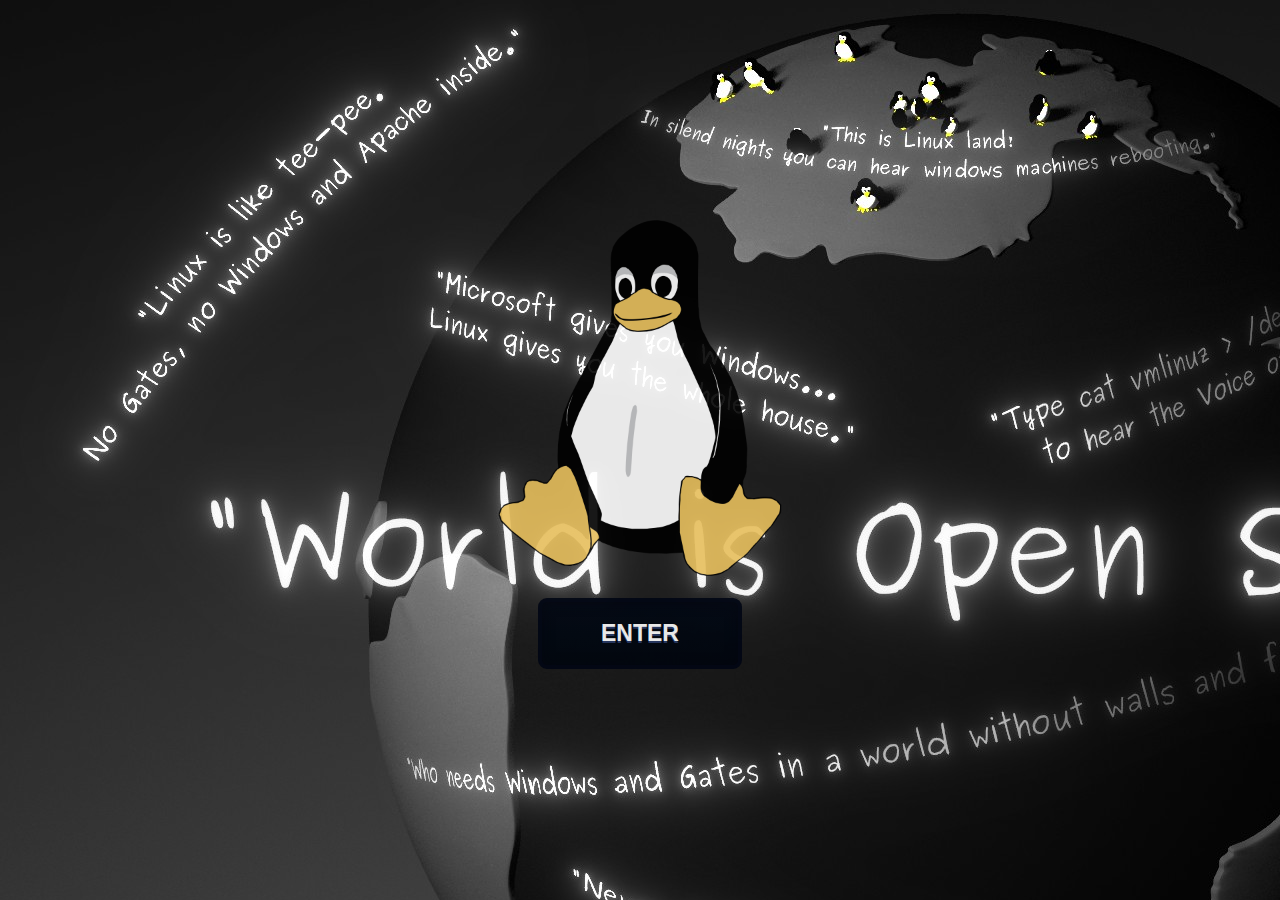
<file: index.html>
<!DOCTYPE html>
<html>

<head></head>
<link rel="stylesheet" type="text/css" href="index.css" media="screen" />
<link rel="icon" href="images/linux_penguin.png">
<body background="./images/back.jpeg">
    <div class="all">
        <img class="mascot" src="./images/linux_penguin.png" width="400" height="400" alt="Linux Mascot">
        <div><a href="./linux_tuto.html" class="indexbutton">ENTER</a></div>
    </div>

</body>

</html>
</file>
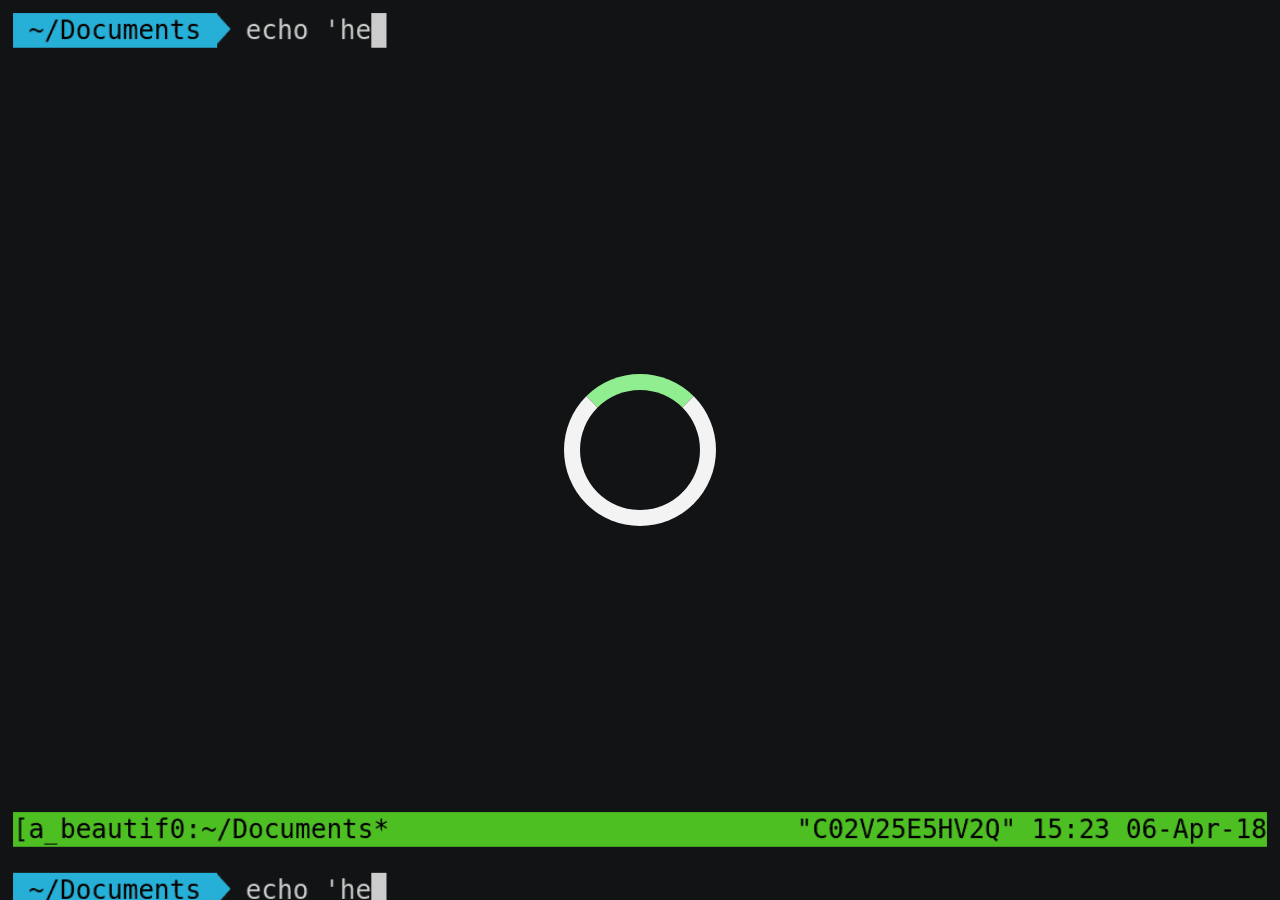
<file: basic_c.html>
<!DOCTYPE html>
<html>
<link rel="stylesheet" type="text/css" href="basic_c.css" />
<link rel="stylesheet" type="text/css" href="general.css" />
<script type="text/javascript" src="loader.js"></script>
<head></head>

<body onload="load()">
    <div id="loader"></div>
    <div id="page" class="animate-bottom">
        <h1><b>Basic Commands</b></h1>
        </br></br><p>
        </br></br></br>
            <p align="center">
                <img src="./images/command_syntax.png" alt="pwd">
                A command is an instruction given by a user telling a computer to do something, such a run a single program or a group of linked programs.
            </br>Option and Arguments are <b><u>optional</u></b>
        </br> Options modify a command’s execution
            </p>
            <ul>
            <li>pwd</li>
            <p>Print name of current/working directory. The current working directory is the directory 
                (folder) in which the user is currently working in.
                 Each time you interact with your command prompt, you are working within a directory.</p>
                 <p align="center">
                    <img src="./images/commands/pwd.gif" alt="pwd">
                </p>
            <li>cd</li>
            <p>Change directory , used to change the current working directory</p>
            <p align="center">
                <img src="./images/commands/cd.gif" alt="cd">
            </p>
            <li>ls</li>
            <p>Show files in current position </br> <u>Options :</u> </br> -a :list all files including hidden file starting with '.'
            </br> -l :list with long format - show permissions
            </p>
            <p align="center">
                <img src="./images/commands/ls.gif" alt="ls">
            </p>
            <li>cat</li>
            <p>Display file contents</p>
            <p align="center">
                <img src="./images/commands/cat.gif" alt="cat">
            </p>
            <li>cp</li>
            <p>Copy file or directory</p>
            <p align="center">
                <img src="./images/commands/cp.gif" alt="cp">
            </p>
            <li>mv</li>
            <p>Move files and direcories</p>
            <p align="center">
                <img src="./images/commands/mv.gif" alt="mv">
            </p>
            <li>mkdir</li>
            <p>Create a new directory</p>
            <p align="center">
                <img src="./images/commands/mkdir.gif" alt="mkkdir">
            </p>
            <li>rm</li>
            <p>Remove a file or a directory</p>
            <p align="center">
                <img src="./images/commands/rm.gif" alt="rm">
            </p>
            <li>touch</li>
            <p>Create new file</p>
            <p align="center">
                <img src="./images/commands/touch.gif" alt="touch">
            </p>
           </ul>
        </div>
</body>

</html>
</file>
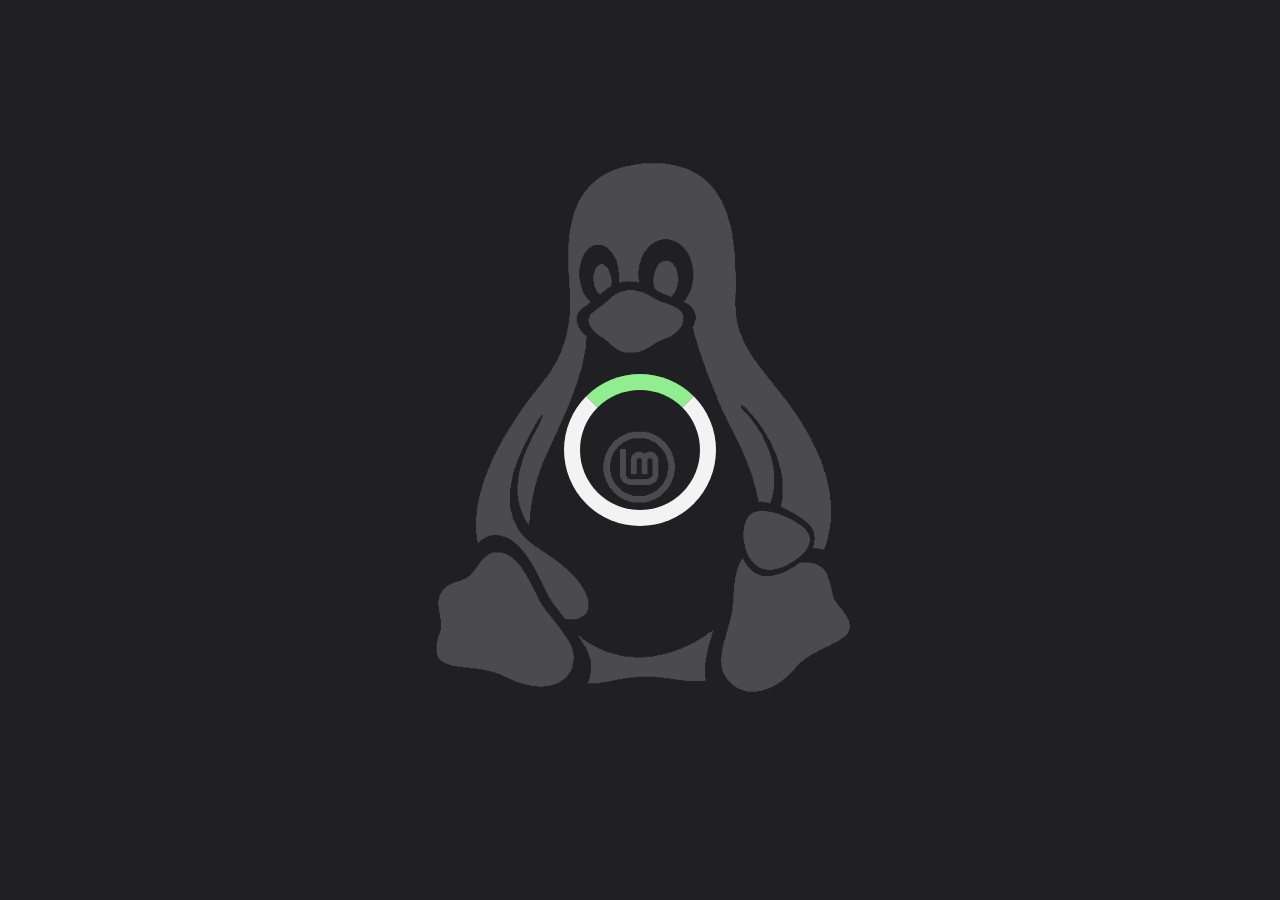
<file: distro.html>
<!DOCTYPE html>
<html>
<link rel="stylesheet" type="text/css" href="general.css" />
<link rel="stylesheet" type="text/css" href="distro.css" />
<script type="text/javascript" src="loader.js"></script>
<script type="text/javascript" src="distros.js"></script>
<head></head>

<body onload="load()">
    <div id="loader"></div>
    <div id="page" class="animate-bottom">
        <h1><b>Linux Distributions</b></h1>
        <p> 
            A Linux Distribution is an operating system based 
            on the Linux Kernel , and a package management system.
            It contains GNU tools/libraries , pre-installed software , 
            a window system, a window manager and a desktop environment.  
        </br>The list below contains some distributions of Linux. <b>Click on images to see derivatives.</b> 
        </p>
        <div id="origin_dis_wrapper" class="come">
            <div class="img">
                <img onclick ="load_debian()" src="./images/debian.png" alt="Debian">
                 <h3>Debian</h3>
            </div>
            <div class="img">
                <img onclick="load_arch()"src="./images/arch.png" alt="Arch Linux">
                 <h3>Arch Linux</h3>
            </div>
            <div class="img">
                <img onclick="load_red()" src="./images/redhat.png" alt="Arch Linux">
                 <h3>RedHat</h3>
            </div>
        </div>
        <div id="debian">
            <div class="img">
                <img src="./images/mint.png" alt="Linux Mint LMDE">
                 <h3>Linux Mint LMDE</h3>
            </div>
            <div class="img">
                <img src="./images/ubuntu.png" alt="Ubuntu">
                 <h3>Ubuntu</h3>
            </div>
            <div class="img">
                <img src="./images/kali.png" alt="Kali Linux">
                 <h3>Kali Linux</h3>
            </div>
            <div class="img">
                <img onclick="load_origin_deb()" src="./images/back.png" alt="Back">
            </div>
        </div>
        <div id="arch">
            <div class="img">
                <img src="./images/manjaro.png" alt="Manjaro">
                 <h3>Manjaro</h3>
            </div>
            <div class="img">
                <img src="./images/endeavouros.png" alt="EndeavourOS">
                 <h3>EndeavourOS</h3>
            </div>
            <div class="img">
                <img onclick="load_origin_arch()" src="./images/back.png" alt="Back">
            </div>
        </div>
        <div id="red">
            <div class="img">
                <img src="./images/fedora.png" alt="Fedora">
                 <h3>Fedora</h3>
            </div>
            <div class="img">
                <img src="./images/redhat.png" alt="RedHat">
                 <h3>RedHat</h3>
            </div>
            <div class="img">
                <img src="./images/rocky.png" alt="Rocky Linux">
                 <h3>Rocky Linux</h3>
            </div>
            <div class="img">
                <img onclick="load_origin_red()" src="./images/back.png" alt="Back">
            </div>
        </div>


        </div>
        </body>
</file>
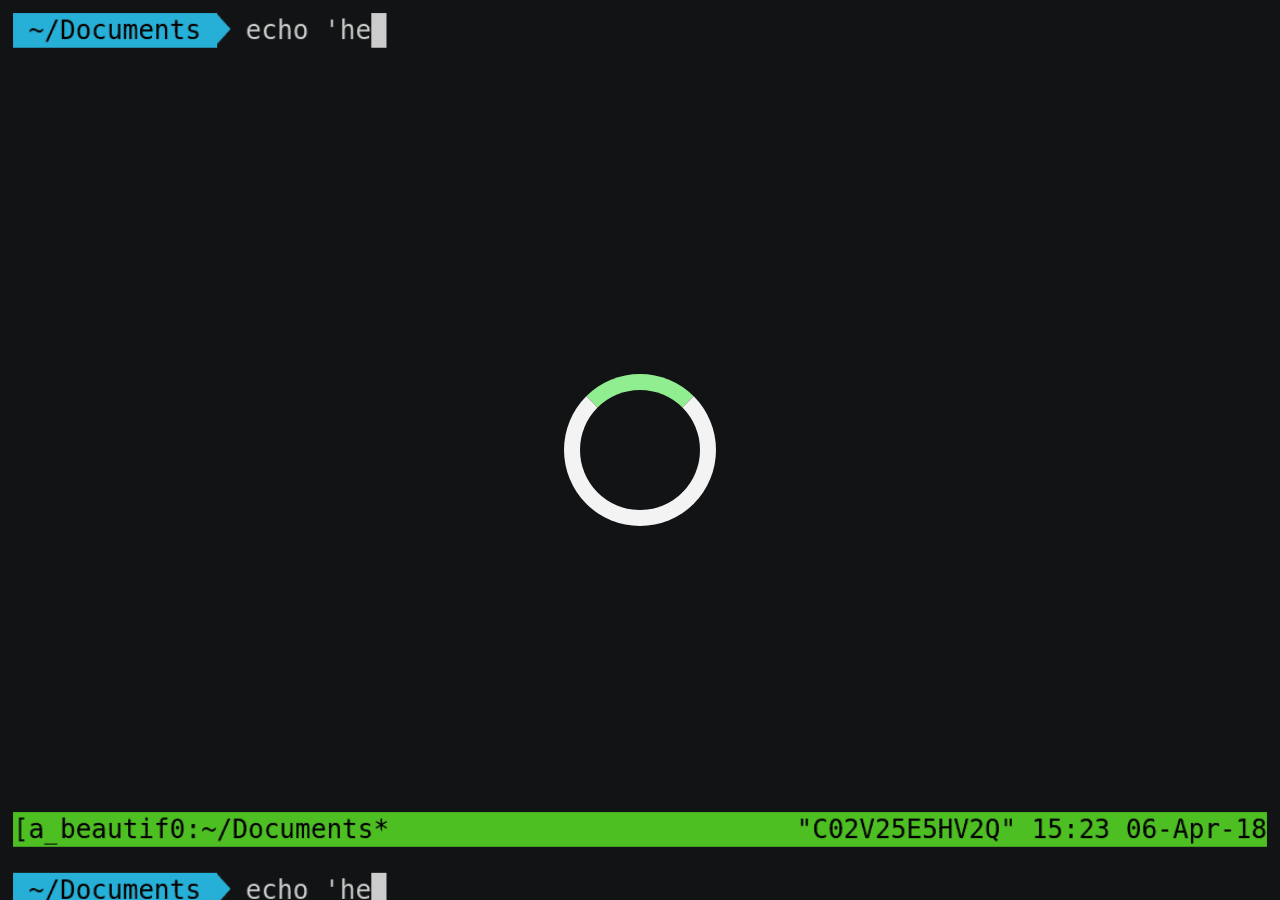
<file: history.html>
<!DOCTYPE html>
<html>
<link rel="stylesheet" type="text/css" href="history.css" />
<link rel="stylesheet" type="text/css" href="general.css" />
<script type="text/javascript" src="loader.js"></script>
<head></head>

<body onload="load()">
    <div id="loader"></div>
    <div id="page" class="animate-bottom" >
        <h1><b>Linux History</b></h1>
        </br></br><p>Linux is an open-source Unix-like OS , based on the Linux Kernel.
            Open-source means it's source code may be used, modified and
            distributed by anyone.
            First Released on September 17,1991 by Linus Trovalds.
            Linux is packaged in a Linux Distribution. It's the leader of Server Operating Systems.
        </p>

        <div class="mascot_linus">
            <div class="img">
                <img src="./images/linux_penguin.png" alt="Linux Mascot">
                <h3>"Tux the Penguin" , Linux Mascot</h3>
            </div>
            <div class="img">
                <img src="./images/linus.jpg" alt="Linus Trovalds">
                <h3>"Linus Trovalds" , the father of Linux</h3>
            </div>
        </div>
        <p>
            90% of all Cloud Infrastructure is powered by Linux.
            Also, 74% of smartphones in the world run the Linux Kernel.
            Linux also runs well on embedded systems ( Routers , Smart Tvs , Cars ...).
        </p>
        <p align="center"><iframe width="560" height="315" src="https://www.youtube.com/embed/o8NPllzkFhE" frameborder="0" allow="accelerometer; autoplay; clipboard-write; encrypted-media; gyroscope; picture-in-picture" allowfullscreen></iframe></p>
    </div>
</body>

</html>
</file>
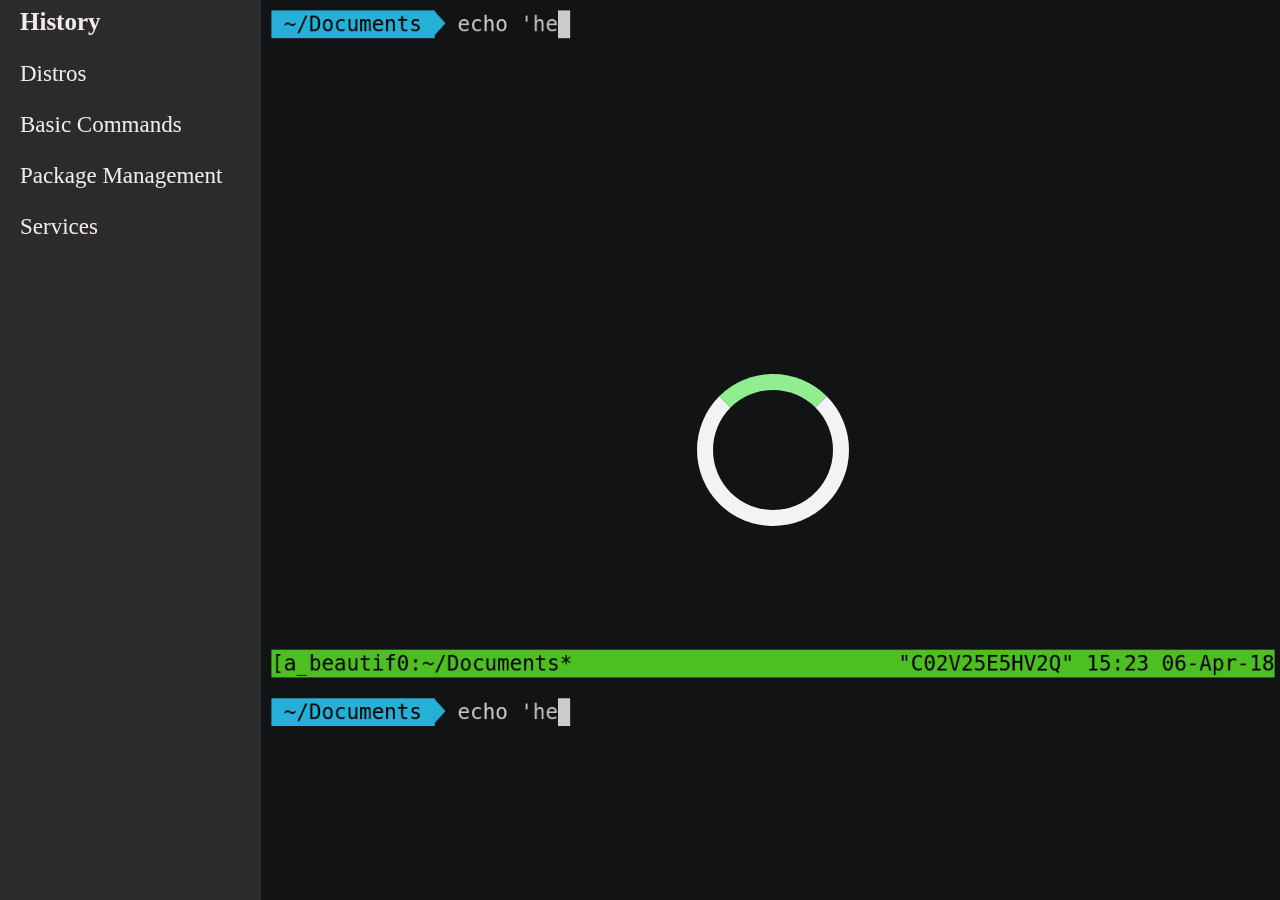
<file: linux_tuto.html>
<!DOCTYPE html>
<html>
    <link rel="stylesheet" type="text/css" href="linux_tuto.css" media="screen" />
<head>
  <link rel="icon" href="images/linux_penguin.png">
<title>Linux Tutorial</title>
</head>

<body style="overflow-x:hidden;"> 
    
    <div class="navbar" >
  <a href="history.html" target="page" class="link">History</a>
  <a href="distro.html" target="page" class="link">Distros</a>
  <a href="basic_c.html" target="page" class="link">Basic Commands</a>
  <a href="pkg.html" target="page" class="link">Package Management</a>
  <a href="services.html" target="page" class="link">Services</a>
    </div>
    <div style="margin-top:-8px;margin-left:20%;max-width: 80%;">
        <iframe src="./history.html" name="page" title="page" scrolling="auto" frameborder="0"
        style="overflow :scroll;position: absolute; height: 100%; width: 80%;">
        </div>
    

</body>



</html>
</file>
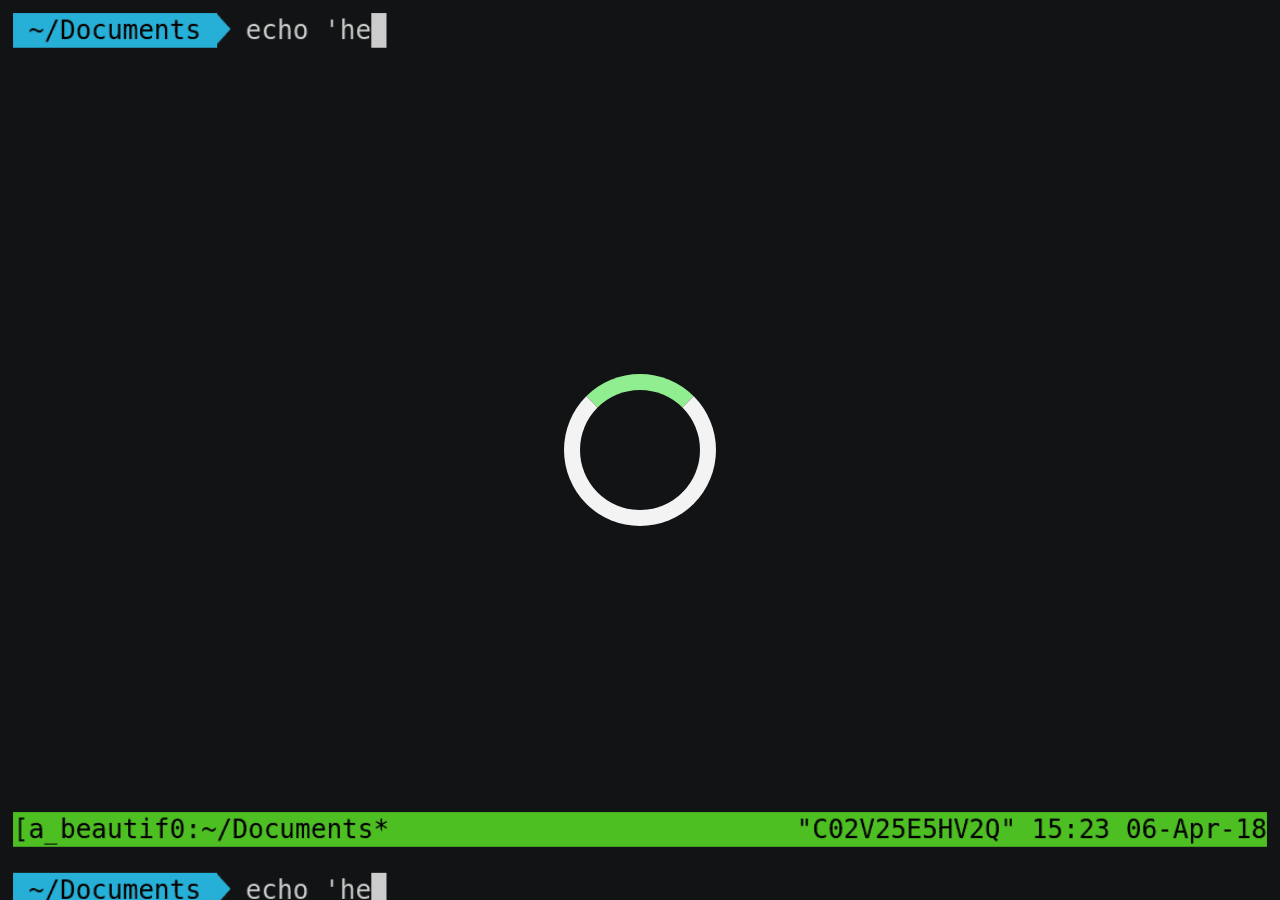
<file: pkg.html>
<!DOCTYPE html>
<html>
    <link rel="stylesheet" type="text/css" href="pkg.css" />
    <link rel="stylesheet" type="text/css" href="general.css" />
    <script type="text/javascript" src="loader.js"></script>
<head></head>

<body onload="load()">
    <div id="loader"></div>
    <div id="page" class="animate-bottom">
        <h1>Package Management</h1>
        </br></br>
        <p>
            A package manager is a software that provides to the user binary files for installing software they need.
            It downloads and installs the package requested and installs the required program dependencies too.  
        </p>
        <p align="center">
            <img src="./images/pkg.png" alt="pkg">
        </p>
        <p>
            In Linux World , we have many different package managers. For example , Debian-based distros use the <b><u>APT</u></b> package manager. 
            Arch-based distros use something called <b><u>PACMAN</u></b> , and RedHat-based distros usually use either <b><u>RPM</u></b> or <b><u>YUM</u></b>
        </p>
    

    </div>
 
    </body>




</html>
</file>
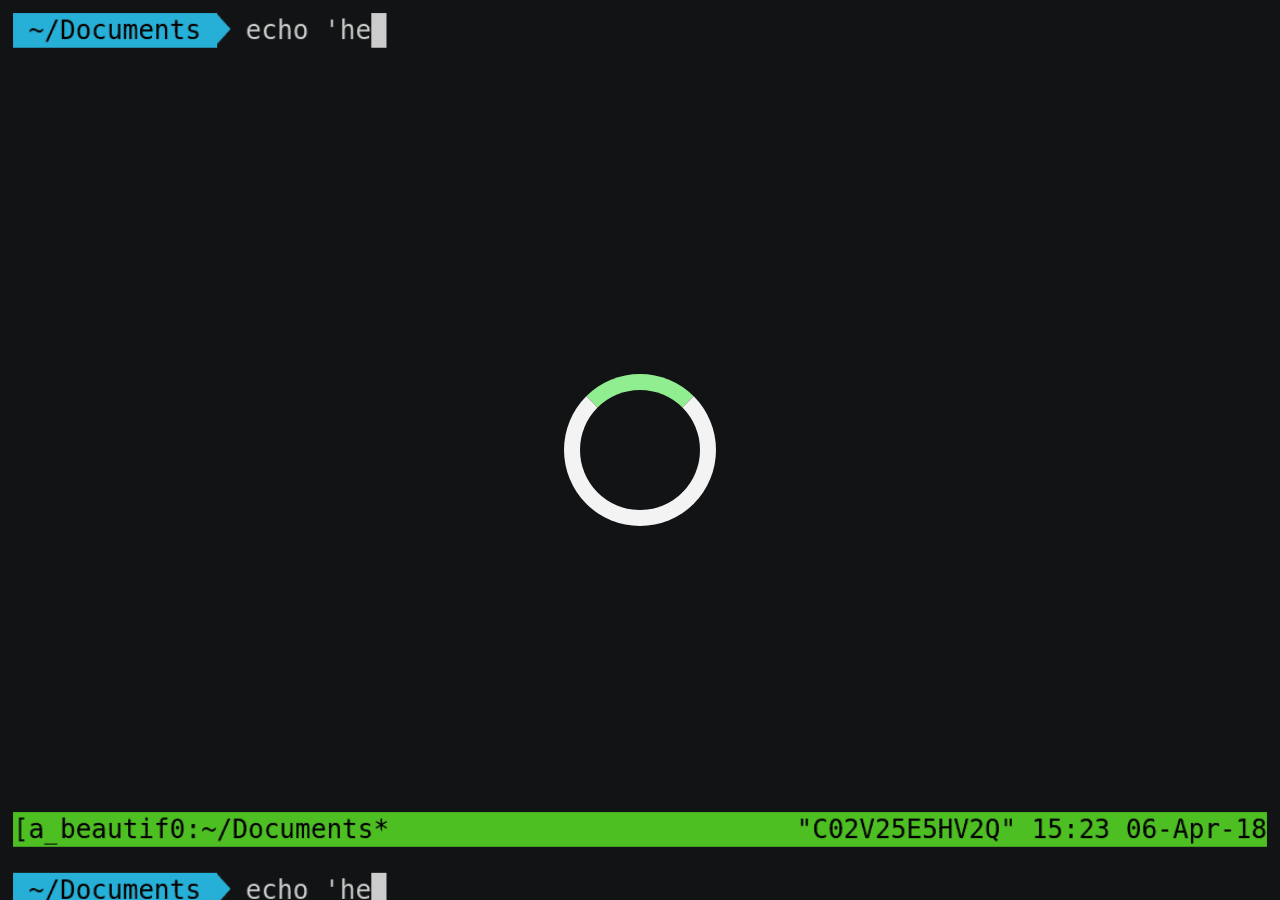
<file: services.html>
<!DOCTYPE html>
<html>
    <link rel="stylesheet" type="text/css" href="services.css" />
    <link rel="stylesheet" type="text/css" href="general.css" />
    <script type="text/javascript" src="loader.js"></script>
<head></head>

<body onload="load()">
    <div id="loader"></div>
    <div id="page" class="animate-bottom">
        <h1>Services</h1>
        </br></br>
        <p>
            A service (or daemon) is a program that runs in the background outside the interactive control of 
            system users as they lack an interface. This in done to provide even more security, because 
            some of these services are crucial for the operation of the operating system.
        </p>
        <p>
            In most cases, services can be managed with the command <b><u>systemctl</u></b>. You can restart , disable , enable , start 
            and stop the service you want.
        </p>
         
        <p>An example of some services : bluetooth , dhcpd (DHCP server), sshd (OpenSSH server) ...etc </p>
        <p align="center">
            <img src="./images/sys.png" alt="sys">
        </p>
        </div>
        </body>
        </html>
</file>
<file: index.css>
.all {
  display: flex;
  flex-direction: column;
  justify-content: center;
  align-items: center;
  height: 850px;
  opacity:0.9;
}
.mascot:hover{
    transform: scale(1.1);
    transition: 500ms linear;
}
.indexbutton {
	box-shadow:inset 0px 1px 12px 0px #02050f;
	background:linear-gradient(to bottom, #020814 5%, #00060e 100%);
	background-color:#000308;
	border-radius:9px;
	border:4px solid #010614;
	display:inline-block;
	cursor:pointer;
	color:#ffffff;
	font-family:Arial;
	font-size:23px;
	font-weight:bold;
	padding:18px 59px;
	text-decoration:none;
    text-shadow:0px 2px 0px #283966;

    
}
.indexbutton:hover {
	background:linear-gradient(to bottom, #30026bda 5%, #260353 100%);
    background-color:#30026bda;
    transform: scale(1.1);
    transition: 500ms linear;
}
.indexbutton:active {
	position:relative;
	top:1px;
}
</file>
<file: basic_c.css>
body {
    background-image: url("./images/terminal.gif");
    -webkit-background-size: cover;
    -moz-background-size: cover;
    -o-background-size: cover;
    background-size: cover;
  }
li{
    color:rgb(74, 218, 17);
    font-size: 23px;
    font-weight: bold;
    font-family: sans-serif;
}
p img {
    height: initial;
    width: initial;
}
</file>
<file: general.css>
h1{
    display: block;
    text-align: center;
    color:red;
  }
h3{
    display: block;
    text-align: center;
    color:white;
  }
p{
    text-indent: 50px;
    font-size:26px;
    color:white;
}

#page{
    display: none;
}
#loader {
    position: absolute;
    left: 50%;
    top: 50%;
    z-index: 1;
    width: 120px;
    height: 120px;
    margin: -76px 0 0 -76px;
    border: 16px solid #f3f3f3;
    border-radius: 50%;
    border-top: 16px solid lightgreen;
    -webkit-animation: spin 0.5s linear infinite;
    animation: spin 0.5s linear infinite;
  }
  
  @-webkit-keyframes spin {
    0% { -webkit-transform: rotate(0deg); }
    100% { -webkit-transform: rotate(360deg); }
  }
  
  @keyframes spin {
    0% { transform: rotate(0deg); }
    100% { transform: rotate(360deg); }
  }
 
  .animate-bottom {
    position: relative;
    -webkit-animation-name: animatebottom;
    -webkit-animation-duration: 1.2s;
    animation-name: animatebottom;
    animation-duration: 1.2s
  }
  
  @-webkit-keyframes animatebottom {
    from { bottom:-100px; opacity:0 } 
    to { bottom:0px; opacity:1 }
  }
  
  @keyframes animatebottom { 
    from{ bottom:-100px; opacity:0 } 
    to{ bottom:0; opacity:1 }
  }
img {
    display: flex;
    margin: 10px auto;
    width: 650px;
    height: 300px;
    justify-content: center;
    }
</file>
<file: distro.css>
#origin_dis_wrapper {
    display: grid;
    grid-template-columns: repeat(auto-fill,minmax(500px, 1fr));
  }
  body{
    background: url('images/distros.jpg') no-repeat center center fixed ;
    -webkit-background-size: cover;
    -moz-background-size: cover;
    -o-background-size: cover;
    background-size: cover;
  }
  #debian {
    display: none;
    grid-template-columns: repeat(auto-fill,minmax(500px, 1fr));
  }
  #arch{
    display: none;
    grid-template-columns: repeat(auto-fill,minmax(500px, 1fr));
  }
  #red{
    display: none;
    grid-template-columns: repeat(auto-fill,minmax(500px, 1fr));
  }
  img {
    margin: 10px auto;
    width: 350px;
    height: 210px;
    justify-content: center;
    transform: scale(0.8);
    flex: 1 1 200px;
    transition: all .4s ease-in-out;
    }
    img:hover{
        transform: scale(1)
    }
h3{
    margin-top: -15px;
}

.go-away {
    position: relative;
    -webkit-animation-name: go-away;
    -webkit-animation-duration: 1.2s;
    animation-name: go-away;
    animation-duration: 1.2s;
  }
  
  @-webkit-keyframes go-away {
    from { bottom:0px; opacity:1 } 
    to { bottom:100px; opacity:0 }
  }
  
  @keyframes go-away { 
    from{ bottom:0px; opacity:1 } 
    to{ bottom:100px; opacity:0 }
  }
  .come{
    position: relative;
    -webkit-animation-name: come;
    -webkit-animation-duration: 1.2s;
    animation-name: come;
    animation-duration: 1.2s;
  }
  
  @-webkit-keyframes come {
    from { bottom:-100px; opacity:0 } 
    to { bottom:0px; opacity:1 }
  }
  
  @keyframes come { 
    from{ bottom:-100px; opacity:0 } 
    to{ bottom:0px; opacity:1 }
  }
</file>
<file: history.css>
.mascot_linus {
    display: flex;
    flex-direction: row;
    justify-content: space-around;
  }
  body {
    background-image: url("./images/terminal.gif");
    -webkit-background-size: cover;
    -moz-background-size: cover;
    -o-background-size: cover;
    background-size: cover;
  }
</file>
<file: linux_tuto.css>
.navbar{
    width: 22%;
    background: #151516e7;
    color: #eeeeee;
    left: 0;
    height: 110%;
    
    position: fixed;
    margin-top: -7px;
}
.selected_page{
    flex:2;
}
.navbar a{ 
    padding: 15px 10px 10px 20px;
    text-decoration: none;
    font-size: 23px;
    color: #f3eaea;
    display: block;
}
.navbar a:hover {
     font-size:25px;
     font-weight: bold;
}
</file>
<file: pkg.css>
body {
    background-image: url("./images/terminal.gif");
    -webkit-background-size: cover;
    -moz-background-size: cover;
    -o-background-size: cover;
    background-size: cover;
    margin-bottom: 200px;
  }
  p b{
      color: lightsalmon;
  }
</file>
<file: services.css>
body {
    background-image: url("./images/terminal.gif");
    -webkit-background-size: cover;
    -moz-background-size: cover;
    -o-background-size: cover;
    background-size: cover;
    margin-bottom: 200px;
  }
  p b{
    color: lightsalmon;
}
</file>
